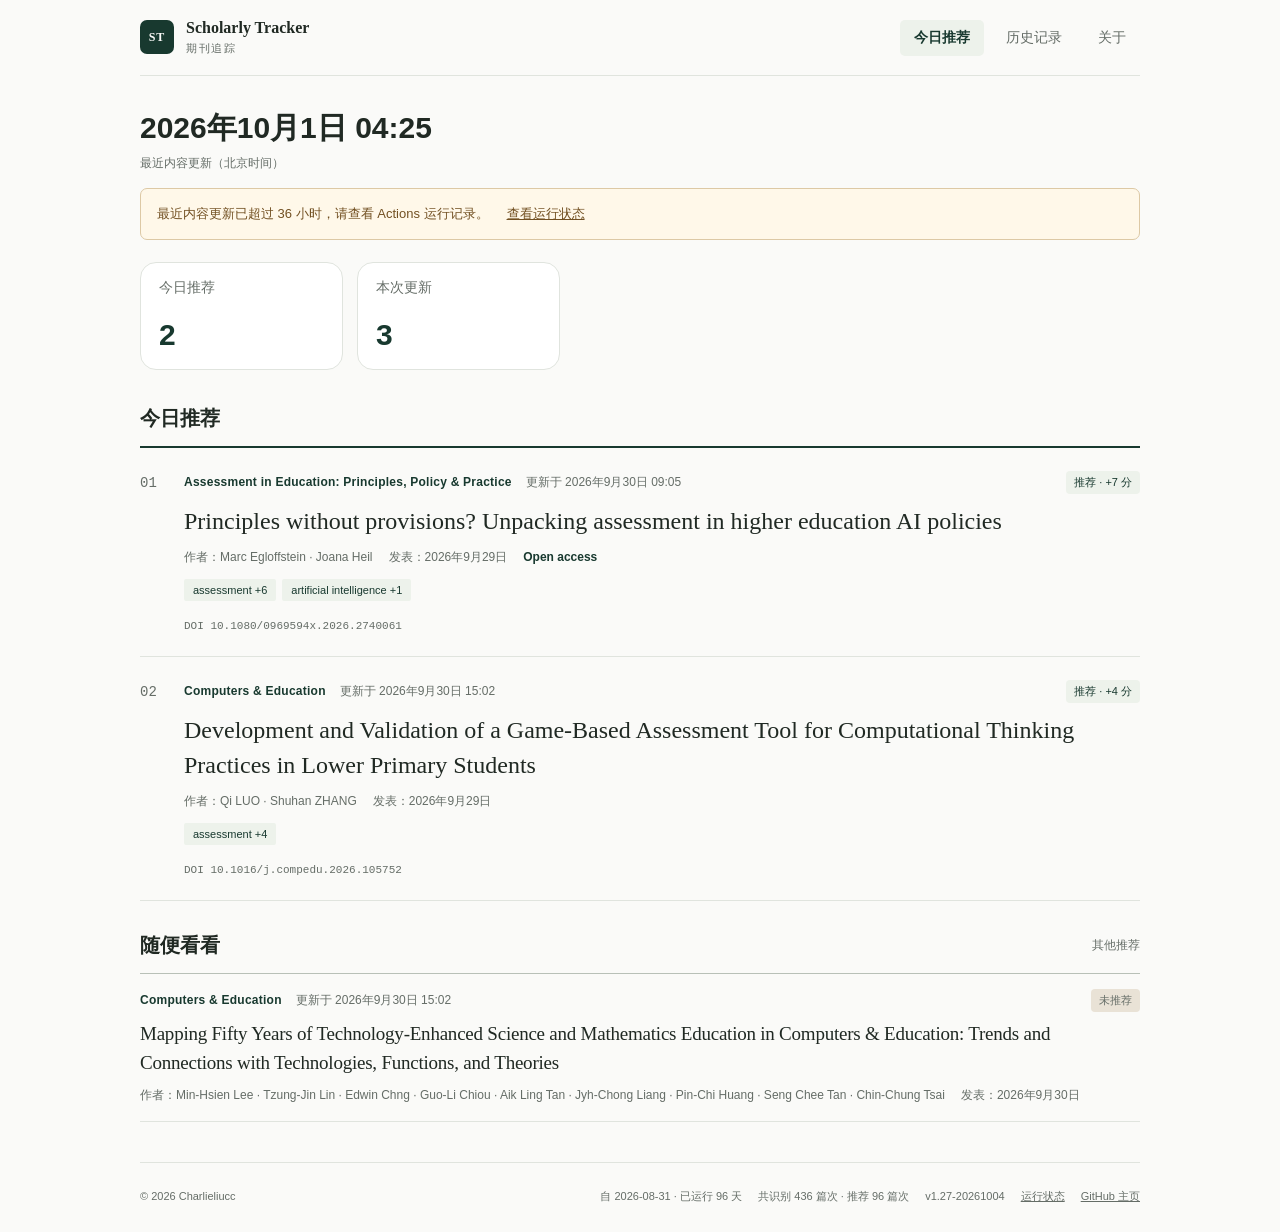
<file: docs/index.html>
<!doctype html>
<html lang="zh-CN">
<head>
  <meta charset="utf-8">
  <meta name="viewport" content="width=device-width, initial-scale=1">
  <meta name="description" content="按标签权重筛选的期刊论文每日推荐。">
  <meta name="theme-color" content="#fafaf8">
  <title>今日推荐 · Scholarly Tracker</title>
  <link rel="icon" href="favicon.ico" type="image/x-icon">
  <link rel="stylesheet" href="assets/style.css?v=1.27-20261004-2">
  <script src="assets/app.js?v=1.27-20261004-2" defer></script>
</head>
<body data-page="today">
  <header class="site-header">
    <a class="brand" href="index.html" aria-label="Scholarly Tracker 首页">
      <span class="brand-mark" aria-hidden="true">ST</span>
      <span><strong>Scholarly Tracker</strong><small>期刊追踪</small></span>
    </a>
    <nav aria-label="主导航">
      <a href="index.html" aria-current="page">今日推荐</a>
      <a href="history.html">历史记录</a>
      <a href="about.html">关于</a>
    </nav>
  </header>

  <main>
    <section class="today-header">
      <h1 id="today-label">读取中</h1>
      <p id="content-updated" class="content-updated"></p>
      <div id="update-notice" class="update-notice" role="status" hidden></div>
    </section>

    <section class="stat-cards" aria-label="今日摘要">
      <div class="stat-card"><span>今日推荐</span><strong id="recommend-count">—</strong></div>
      <div class="stat-card"><span>本次更新</span><strong id="new-count">—</strong></div>
    </section>

    <section class="content-section">
      <div class="section-heading">
        <div><h2>今日推荐</h2></div>
      </div>
      <div id="today-list" class="paper-list" aria-live="polite">
        <div class="loading">正在读取今日论文…</div>
      </div>
    </section>

    <section class="content-section compact">
      <div class="section-heading">
        <div><h2>随便看看</h2></div><p>其他推荐</p>
      </div>
      <div id="other-list" class="paper-list" aria-live="polite">
        <div class="loading">正在读取其他新论文…</div>
      </div>
    </section>
  </main>

  <footer class="site-footer">
    <span id="site-copyright">© 2026 Charlieliucc</span>
    <div class="site-footer-stats">
      <span id="site-runtime">自 2026-08-31 运行</span>
      <span id="site-paper-count" title="累计所有运行记录，包含同一天重跑。">累计识别与推荐统计读取中…</span>
      <span class="site-version">v1.27-20261004</span>
      <a href="status.html">运行状态</a>
      <a href="https://github.com/charlieliucc" target="_blank" rel="noopener noreferrer">GitHub 主页</a>
    </div>
  </footer>
</body>
</html>
</file>
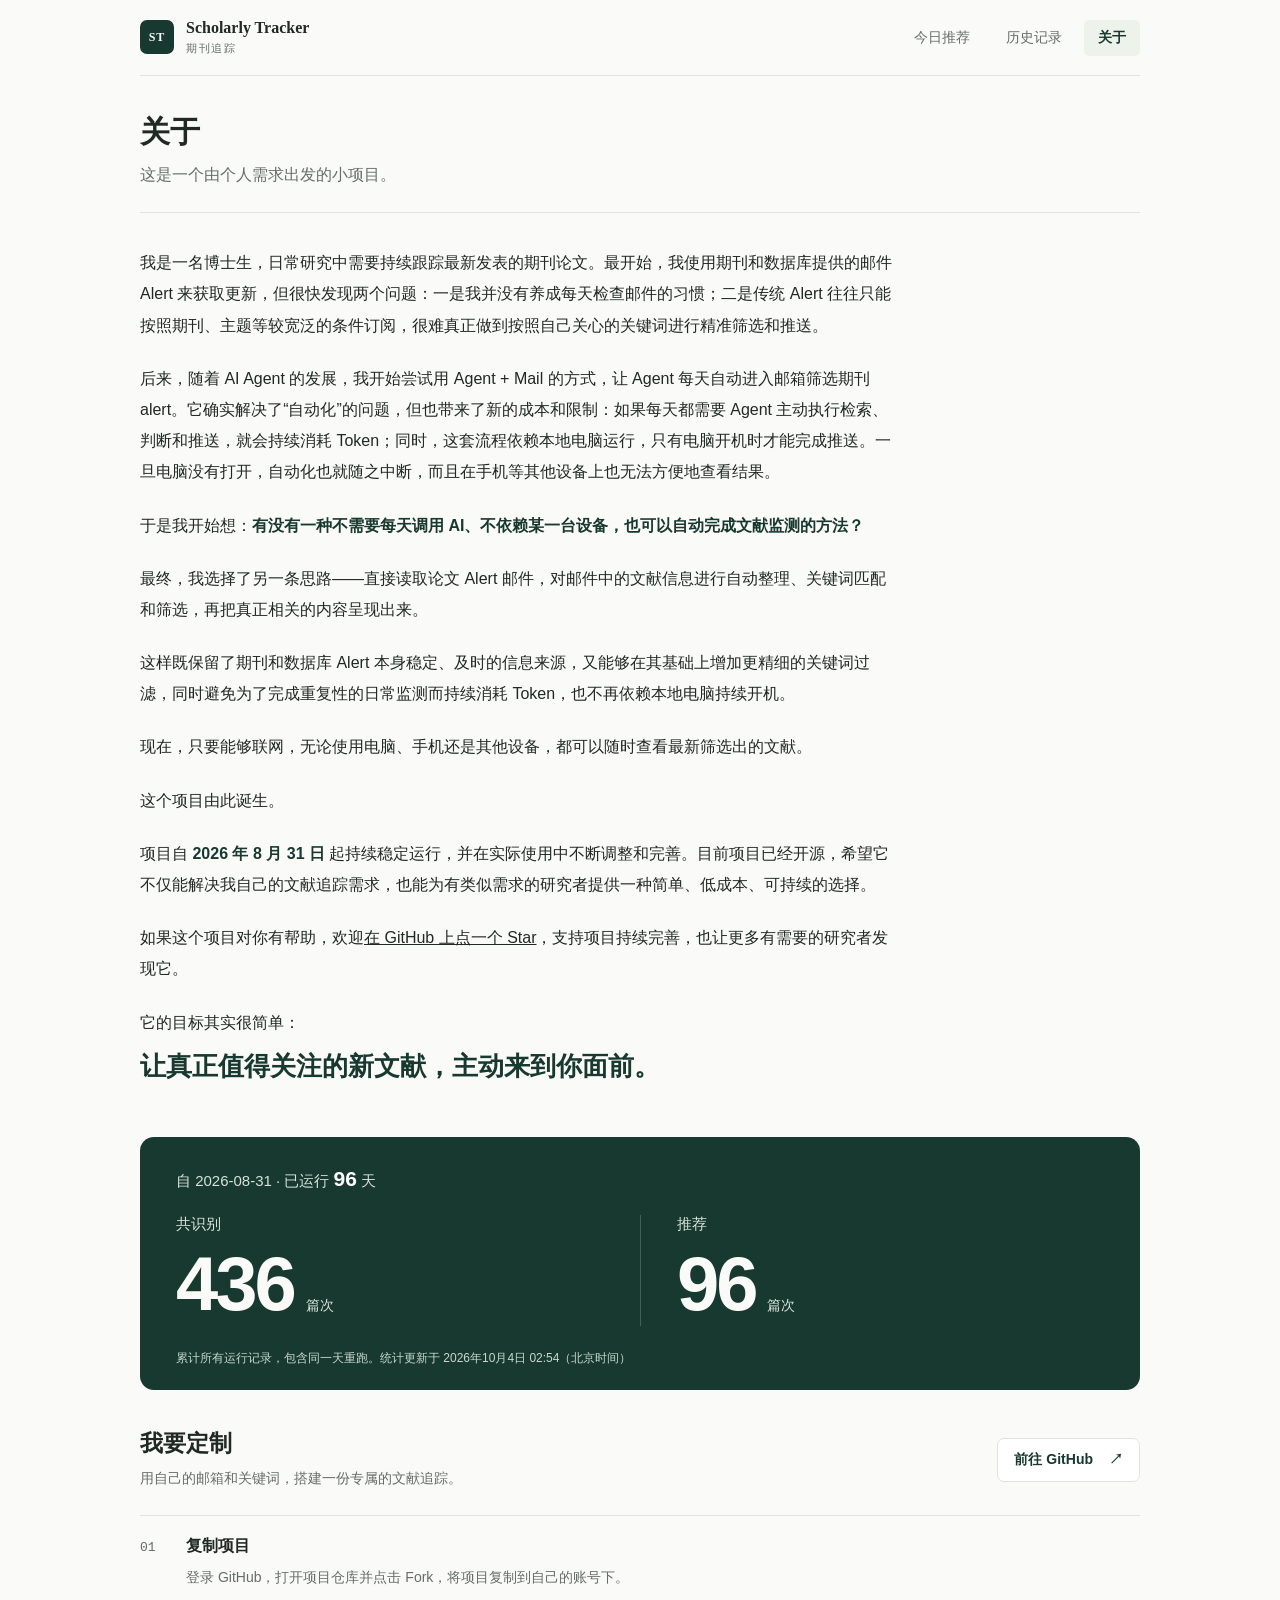
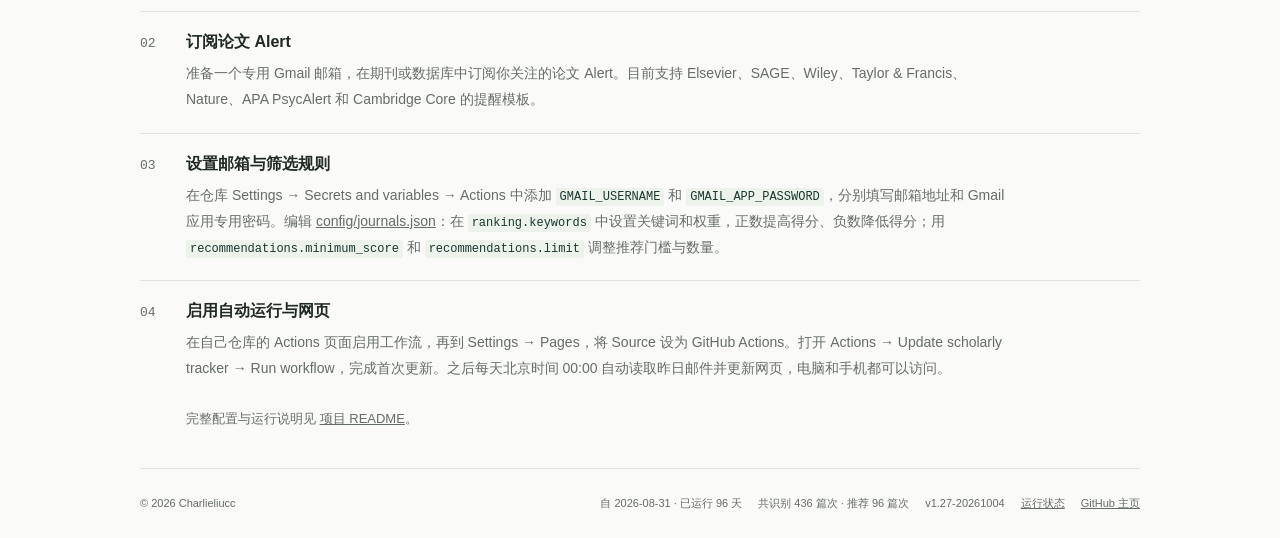
<file: docs/about.html>
<!doctype html>
<html lang="zh-CN">
<head>
  <meta charset="utf-8">
  <meta name="viewport" content="width=device-width, initial-scale=1">
  <meta name="description" content="一个由个人需求出发的文献追踪小项目，以及如何定制自己的文献监测。">
  <meta name="theme-color" content="#fafaf8">
  <title>关于 · Scholarly Tracker</title>
  <link rel="icon" href="favicon.ico" type="image/x-icon">
  <link rel="stylesheet" href="assets/style.css?v=1.27-20261004">
  <script src="assets/app.js?v=1.27-20261004" defer></script>
</head>
<body data-page="about">
  <header class="site-header">
    <a class="brand" href="index.html" aria-label="Scholarly Tracker 首页">
      <span class="brand-mark" aria-hidden="true">ST</span>
      <span><strong>Scholarly Tracker</strong><small>期刊追踪</small></span>
    </a>
    <nav aria-label="主导航">
      <a href="index.html">今日推荐</a>
      <a href="history.html">历史记录</a>
      <a href="about.html" aria-current="page">关于</a>
    </nav>
  </header>

  <main class="about-main">
    <section class="page-title about-title">
      <h1>关于</h1>
      <p>这是一个由个人需求出发的小项目。</p>
    </section>

    <article class="about-story" aria-label="项目缘起">
      <p>我是一名博士生，日常研究中需要持续跟踪最新发表的期刊论文。最开始，我使用期刊和数据库提供的邮件 Alert 来获取更新，但很快发现两个问题：一是我并没有养成每天检查邮件的习惯；二是传统 Alert 往往只能按照期刊、主题等较宽泛的条件订阅，很难真正做到按照自己关心的关键词进行精准筛选和推送。</p>
      <p>后来，随着 AI Agent 的发展，我开始尝试用 Agent + Mail 的方式，让 Agent 每天自动进入邮箱筛选期刊alert。它确实解决了“自动化”的问题，但也带来了新的成本和限制：如果每天都需要 Agent 主动执行检索、判断和推送，就会持续消耗 Token；同时，这套流程依赖本地电脑运行，只有电脑开机时才能完成推送。一旦电脑没有打开，自动化也就随之中断，而且在手机等其他设备上也无法方便地查看结果。</p>
      <p>于是我开始想：<strong>有没有一种不需要每天调用 AI、不依赖某一台设备，也可以自动完成文献监测的方法？</strong></p>
      <p>最终，我选择了另一条思路——直接读取论文 Alert 邮件，对邮件中的文献信息进行自动整理、关键词匹配和筛选，再把真正相关的内容呈现出来。</p>
      <p>这样既保留了期刊和数据库 Alert 本身稳定、及时的信息来源，又能够在其基础上增加更精细的关键词过滤，同时避免为了完成重复性的日常监测而持续消耗 Token，也不再依赖本地电脑持续开机。</p>
      <p>现在，只要能够联网，无论使用电脑、手机还是其他设备，都可以随时查看最新筛选出的文献。</p>
      <p>这个项目由此诞生。</p>
      <p>项目自 <strong>2026 年 8 月 31 日</strong> 起持续稳定运行，并在实际使用中不断调整和完善。目前项目已经开源，希望它不仅能解决我自己的文献追踪需求，也能为有类似需求的研究者提供一种简单、低成本、可持续的选择。</p>
      <p>如果这个项目对你有帮助，欢迎<a href="https://github.com/charlieliucc/scholarly-tracker" target="_blank" rel="noopener noreferrer">在 GitHub 上点一个 Star</a>，支持项目持续完善，也让更多有需要的研究者发现它。</p>
      <p class="about-goal">它的目标其实很简单：<strong>让真正值得关注的新文献，主动来到你面前。</strong></p>
    </article>

    <section class="about-stats" aria-label="项目累计统计">
      <p class="about-runtime">自 2026-08-31 · 已运行 <strong id="about-runtime-days">34</strong> 天</p>
      <div class="about-stat-grid">
        <div class="about-stat"><span>共识别</span><p><strong id="about-identified">436</strong><span>篇次</span></p></div>
        <div class="about-stat"><span>推荐</span><p><strong id="about-recommended">96</strong><span>篇次</span></p></div>
      </div>
      <p id="about-stats-note" class="about-stats-note">累计所有运行记录，包含同一天重跑。</p>
    </section>

    <section class="about-customize" aria-labelledby="customize-title">
      <div class="about-customize-heading">
        <div><h2 id="customize-title">我要定制</h2><p>用自己的邮箱和关键词，搭建一份专属的文献追踪。</p></div>
        <a class="customize-link" href="https://github.com/charlieliucc/scholarly-tracker" target="_blank" rel="noopener noreferrer">前往 GitHub <span aria-hidden="true">↗</span></a>
      </div>
      <ol class="customize-steps">
        <li><h3>复制项目</h3><p>登录 GitHub，打开项目仓库并点击 Fork，将项目复制到自己的账号下。</p></li>
        <li><h3>订阅论文 Alert</h3><p>准备一个专用 Gmail 邮箱，在期刊或数据库中订阅你关注的论文 Alert。目前支持 Elsevier、SAGE、Wiley、Taylor &amp; Francis、Nature、APA PsycAlert 和 Cambridge Core 的提醒模板。</p></li>
        <li><h3>设置邮箱与筛选规则</h3><p>在仓库 Settings → Secrets and variables → Actions 中添加 <code>GMAIL_USERNAME</code> 和 <code>GMAIL_APP_PASSWORD</code>，分别填写邮箱地址和 Gmail 应用专用密码。编辑 <a href="https://github.com/charlieliucc/scholarly-tracker/blob/main/config/journals.json" target="_blank" rel="noopener noreferrer">config/journals.json</a>：在 <code>ranking.keywords</code> 中设置关键词和权重，正数提高得分、负数降低得分；用 <code>recommendations.minimum_score</code> 和 <code>recommendations.limit</code> 调整推荐门槛与数量。</p></li>
        <li><h3>启用自动运行与网页</h3><p>在自己仓库的 Actions 页面启用工作流，再到 Settings → Pages，将 Source 设为 GitHub Actions。打开 Actions → Update scholarly tracker → Run workflow，完成首次更新。之后每天北京时间 00:00 自动读取昨日邮件并更新网页，电脑和手机都可以访问。</p></li>
      </ol>
      <p class="customize-more">完整配置与运行说明见 <a href="https://github.com/charlieliucc/scholarly-tracker#readme" target="_blank" rel="noopener noreferrer">项目 README</a>。</p>
    </section>
  </main>

  <footer class="site-footer">
    <span id="site-copyright">© 2026 Charlieliucc</span>
    <div class="site-footer-stats">
      <span id="site-runtime">自 2026-08-31 运行</span>
      <span id="site-paper-count" title="累计所有运行记录，包含同一天重跑。">累计识别与推荐统计读取中…</span>
      <span class="site-version">v1.27-20261004</span>
      <a href="status.html">运行状态</a>
      <a href="https://github.com/charlieliucc" target="_blank" rel="noopener noreferrer">GitHub 主页</a>
    </div>
  </footer>
</body>
</html>
</file>
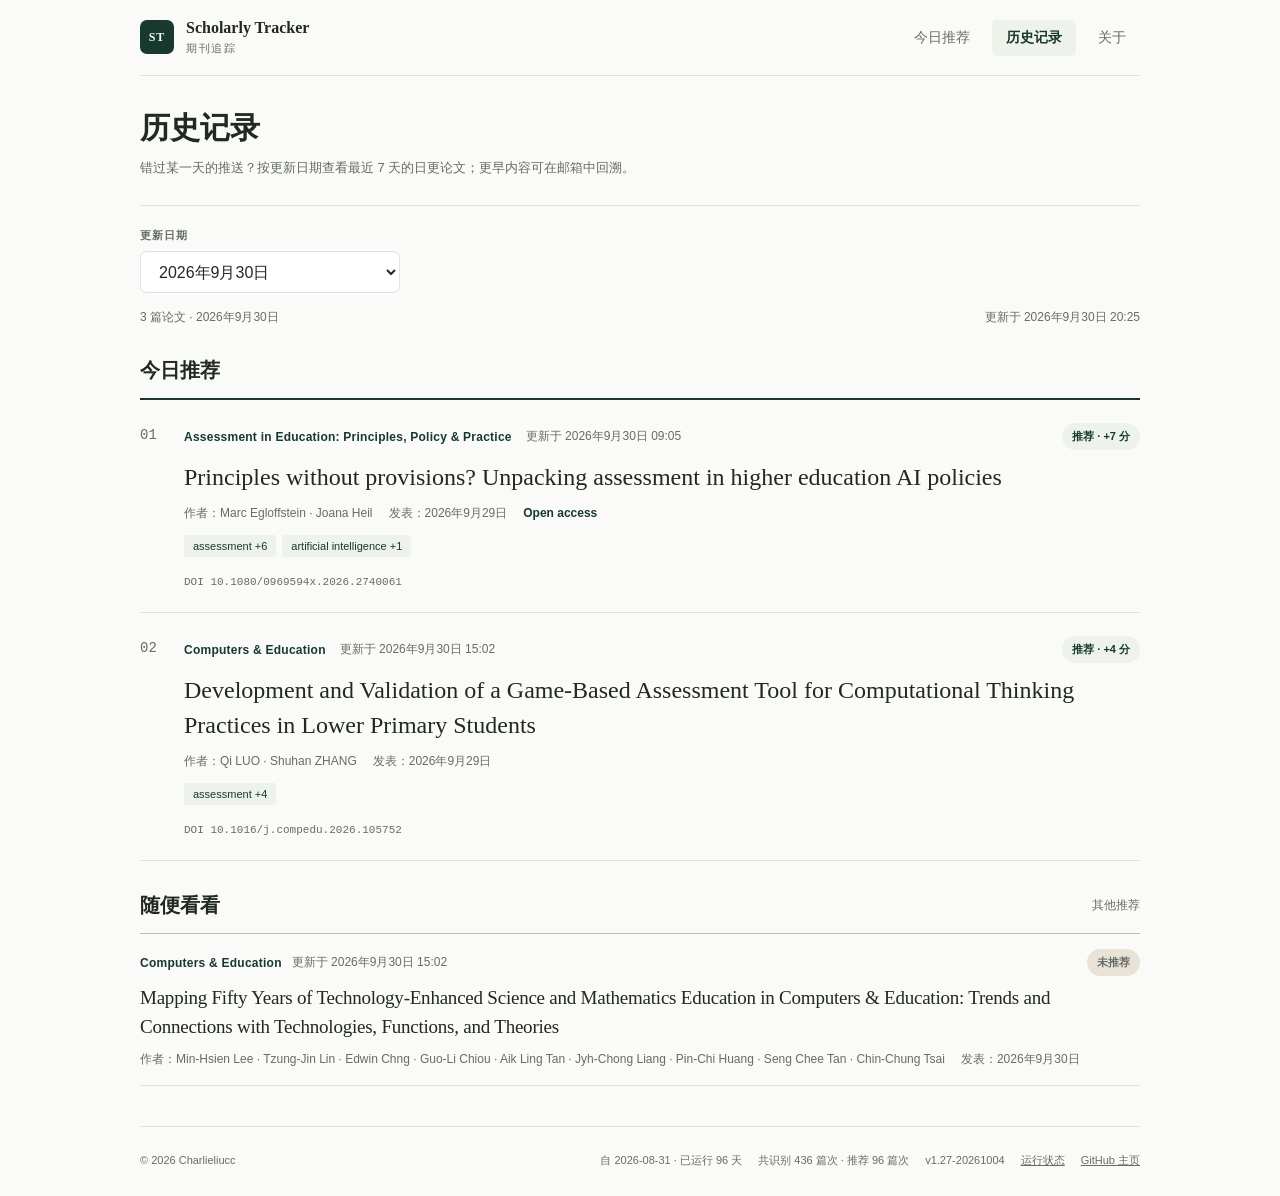
<file: docs/history.html>
<!doctype html>
<html lang="zh-CN">
<head>
  <meta charset="utf-8">
  <meta name="viewport" content="width=device-width, initial-scale=1">
  <meta name="description" content="Scholarly Tracker 的历史日更记录。">
  <meta name="theme-color" content="#fafaf8">
  <title>历史记录 · Scholarly Tracker</title>
  <link rel="icon" href="favicon.ico" type="image/x-icon">
  <link rel="stylesheet" href="assets/style.css?v=1.27-20261004">
  <script src="assets/app.js?v=1.27-20261004" defer></script>
</head>
<body data-page="history">
  <header class="site-header">
    <a class="brand" href="index.html" aria-label="Scholarly Tracker 首页">
      <span class="brand-mark" aria-hidden="true">ST</span>
      <span><strong>Scholarly Tracker</strong><small>期刊追踪</small></span>
    </a>
    <nav aria-label="主导航">
      <a href="index.html">今日推荐</a>
      <a href="history.html" aria-current="page">历史记录</a>
      <a href="about.html">关于</a>
    </nav>
  </header>

  <main>
    <section class="page-title">
      <h1>历史记录</h1>
      <p>错过某一天的推送？按更新日期查看最近 7 天的日更论文；更早内容可在邮箱中回溯。</p>
    </section>
    <section class="filters history-filters" aria-label="历史日期筛选">
      <label><span>更新日期</span><select id="history-date"></select></label>
    </section>
    <div class="result-meta"><span id="history-count">读取中…</span><span id="history-updated"></span></div>
    <section class="content-section history-section">
      <div class="section-heading">
        <div><h2>今日推荐</h2></div>
      </div>
      <div id="history-recommended-list" class="paper-list" aria-live="polite"><div class="loading">正在读取历史记录…</div></div>
    </section>
    <section class="content-section compact">
      <div class="section-heading">
        <div><h2>随便看看</h2></div><p>其他推荐</p>
      </div>
      <div id="history-other-list" class="paper-list" aria-live="polite"><div class="loading">正在读取历史记录…</div></div>
    </section>
  </main>

  <footer class="site-footer">
    <span id="site-copyright">© 2026 Charlieliucc</span>
    <div class="site-footer-stats">
      <span id="site-runtime">自 2026-08-31 运行</span>
      <span id="site-paper-count" title="累计所有运行记录，包含同一天重跑。">累计识别与推荐统计读取中…</span>
      <span class="site-version">v1.27-20261004</span>
      <a href="status.html">运行状态</a>
      <a href="https://github.com/charlieliucc" target="_blank" rel="noopener noreferrer">GitHub 主页</a>
    </div>
  </footer>
</body>
</html>
</file>
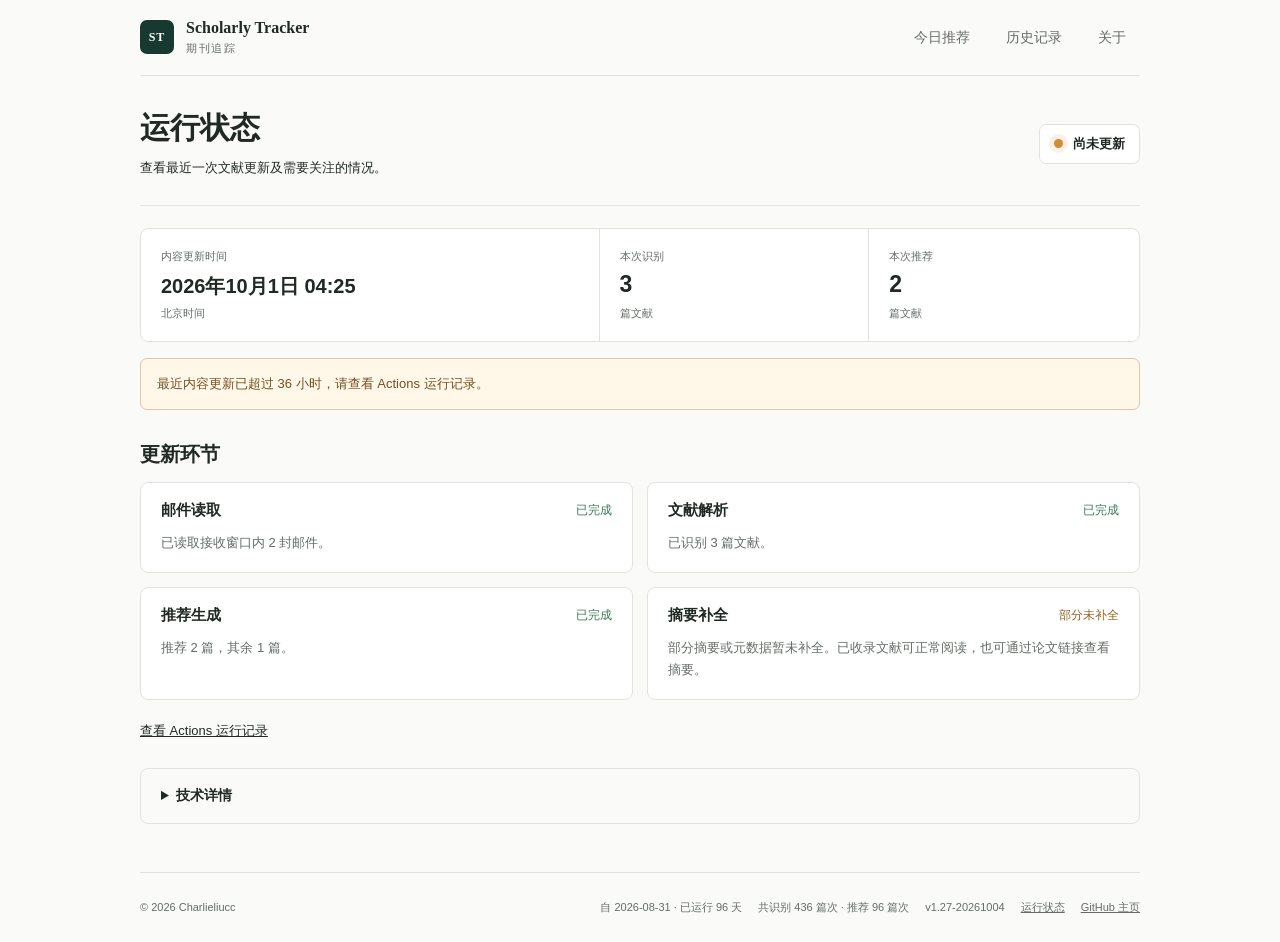
<file: docs/status.html>
<!doctype html>
<html lang="zh-CN">
<head>
  <meta charset="utf-8">
  <meta name="viewport" content="width=device-width, initial-scale=1">
  <meta name="description" content="Scholarly Tracker 自动更新运行状态。">
  <meta name="theme-color" content="#fafaf8">
  <title>运行状态 · Scholarly Tracker</title>
  <link rel="icon" href="favicon.ico" type="image/x-icon">
  <link rel="stylesheet" href="assets/style.css?v=1.27-20261004">
  <script src="assets/app.js?v=1.27-20261004" defer></script>
</head>
<body data-page="status">
  <header class="site-header">
    <a class="brand" href="index.html" aria-label="Scholarly Tracker 首页">
      <span class="brand-mark" aria-hidden="true">ST</span>
      <span><strong>Scholarly Tracker</strong><small>期刊追踪</small></span>
    </a>
    <nav aria-label="主导航">
      <a href="index.html">今日推荐</a>
      <a href="history.html">历史记录</a>
      <a href="about.html">关于</a>
    </nav>
  </header>

  <main>
    <section class="page-title status-title">
      <div><h1>运行状态</h1><p>查看最近一次文献更新及需要关注的情况。</p></div>
      <div id="overall-status" class="status-orb pending"><span></span><strong>读取中</strong></div>
    </section>
    <section id="status-summary" class="status-summary" aria-live="polite"></section>
    <div id="status-notices" aria-live="polite"></div>
    <section class="content-section compact">
      <div class="section-heading"><div><h2>更新环节</h2></div></div>
      <div id="update-stages" class="update-stage-grid"><div class="loading">正在读取运行记录…</div></div>
    </section>
    <section id="mail-issues" class="content-section compact" hidden>
      <div class="section-heading"><div><h2>需要核查的邮件</h2></div></div>
      <div id="mail-issue-list" class="mail-issue-list"></div>
    </section>
    <div id="status-actions" class="status-actions"></div>
    <details class="technical-details">
      <summary>技术详情</summary>
      <p id="run-details" class="run-details"></p>
      <p class="run-details">此页展示最后发布的运行记录；后续任务是否失败或尚未完成，请查看 Actions。</p>
      <section class="content-section compact">
        <div class="section-heading"><div><h2>邮件统计</h2></div></div>
        <div id="feed-status" class="feed-grid"></div>
      </section>
      <section class="content-section compact">
        <div class="section-heading"><div><h2>解析与补全统计</h2></div></div>
        <div id="crossref-status" class="crossref-panel"></div>
      </section>
      <aside class="manual-note">
        <span aria-hidden="true">↻</span>
        <div><strong>需要手动重新运行？</strong><p>仓库维护者可在 Actions 页面打开 “Update scholarly tracker”，点击 “Run workflow”。</p></div>
      </aside>
    </details>
  </main>

  <footer class="site-footer">
    <span id="site-copyright">© 2026 Charlieliucc</span>
    <div class="site-footer-stats">
      <span id="site-runtime">自 2026-08-31 运行</span>
      <span id="site-paper-count" title="累计所有运行记录，包含同一天重跑。">累计识别与推荐统计读取中…</span>
      <span class="site-version">v1.27-20261004</span>
      <a href="status.html" aria-current="page">运行状态</a>
      <a href="https://github.com/charlieliucc" target="_blank" rel="noopener noreferrer">GitHub 主页</a>
    </div>
  </footer>
</body>
</html>
</file>
<file: docs/assets/style.css>
:root {
  --ink: #17221e;
  --muted: #65716b;
  --paper: #f4f0e8;
  --paper-deep: #e9e2d6;
  --card: #fbf9f4;
  --green: #18392f;
  --green-soft: #dbe5dc;
  --orange: #d46b45;
  --line: rgba(23, 34, 30, 0.15);
  --shadow: 0 18px 50px rgba(43, 49, 40, 0.08);
}

* { box-sizing: border-box; }
html { color-scheme: light; scroll-behavior: smooth; }
body {
  margin: 0;
  color: var(--ink);
  background:
    radial-gradient(circle at 92% 10%, rgba(212, 107, 69, 0.09), transparent 28rem),
    var(--paper);
  font-family: -apple-system, BlinkMacSystemFont, "Segoe UI", "PingFang SC", "Hiragino Sans GB", sans-serif;
  -webkit-font-smoothing: antialiased;
}
a { color: inherit; }
button, input, select { font: inherit; }

.site-header {
  width: min(1180px, calc(100% - 48px));
  margin: 0 auto;
  min-height: 92px;
  display: flex;
  align-items: center;
  justify-content: space-between;
  border-bottom: 1px solid var(--line);
}
.brand { display: flex; align-items: center; gap: 12px; text-decoration: none; }
.brand-mark {
  width: 42px; height: 42px; display: grid; place-items: center;
  border-radius: 50%; background: var(--green); color: var(--paper);
  font: 700 12px/1 Georgia, serif; letter-spacing: 0.08em;
}
.brand > span:last-child { display: grid; }
.brand strong { font: 600 16px/1.15 Georgia, "Songti SC", serif; }
.brand small { color: var(--muted); font-size: 11px; margin-top: 4px; letter-spacing: 0.15em; }
nav { display: flex; justify-content: flex-end; flex-wrap: wrap; gap: 8px; }
nav a {
  padding: 9px 14px; border-radius: 999px; text-decoration: none;
  color: var(--muted); font-size: 14px; transition: 160ms ease;
}
nav a:hover { color: var(--ink); background: rgba(255,255,255,0.5); }
nav a[aria-current="page"] { color: var(--paper); background: var(--green); }

main { width: min(1180px, calc(100% - 48px)); margin: 0 auto; min-height: calc(100vh - 180px); }
.today-header { padding: 56px 0 28px; border-bottom: 1px solid var(--line); }
.eyebrow { margin: 0 0 13px; color: var(--orange); font-size: 11px; font-weight: 750; letter-spacing: 0.18em; }
.today-header h1 { margin: 0; font: 500 clamp(34px, 5vw, 58px)/1.1 Georgia, "Songti SC", serif; letter-spacing: -0.035em; }

.stat-cards { display: grid; grid-template-columns: repeat(3, minmax(0, 1fr)); gap: 18px; margin-top: 30px; max-width: 860px; }
.stat-card { position: relative; min-height: 104px; padding: 16px 20px; display: flex; flex-direction: column; justify-content: space-between; overflow: hidden; border: 1px solid var(--line); border-radius: 18px; background: var(--card); box-shadow: 0 14px 34px rgba(43, 49, 40, 0.07); transition: transform 160ms ease, box-shadow 160ms ease; }
.stat-card::after { content: ""; position: absolute; inset: 0 auto 0 0; width: 4px; background: linear-gradient(var(--orange), var(--green)); opacity: 0.75; }
.stat-card:hover { transform: translateY(-3px); box-shadow: 0 20px 40px rgba(43, 49, 40, 0.12); }
.stat-card span { color: var(--muted); font-size: 12px; font-weight: 650; letter-spacing: 0.08em; }
.stat-card strong { font: 500 30px/1.1 Georgia, "Songti SC", serif; overflow-wrap: anywhere; }

.content-section { padding: 64px 0 32px; }
.content-section.compact { padding-top: 38px; }
.section-heading { margin-bottom: 28px; display: flex; justify-content: space-between; align-items: end; gap: 30px; }
.section-heading h2 { margin: 0; font: 500 36px/1.1 Georgia, "Songti SC", serif; }
.section-heading > p { max-width: 420px; margin: 0; color: var(--muted); font-size: 13px; line-height: 1.7; }

.paper-list { border-top: 1px solid var(--ink); }
.today-paper-card { display: grid; grid-template-columns: 48px 1fr; gap: 18px; padding: 24px 0; border-bottom: 1px solid var(--line); }
.today-paper-body { min-width: 0; }
.today-paper-top, .other-paper-head { display: flex; align-items: center; justify-content: space-between; gap: 16px; flex-wrap: wrap; }
.today-paper-meta { display: flex; align-items: center; flex-wrap: wrap; gap: 14px; color: var(--muted); font-size: 12px; }
.update-time { color: var(--muted); }
.recommendation-badge, .not-recommended { flex: 0 0 auto; padding: 6px 10px; border-radius: 999px; background: var(--green-soft); color: var(--green); font-size: 11px; font-weight: 750; }
.not-recommended { background: var(--paper-deep); color: var(--muted); }
.today-paper-card h3 { max-width: 940px; margin: 10px 0 0; font: 500 clamp(21px, 2.4vw, 29px)/1.3 Georgia, "Songti SC", serif; letter-spacing: -0.018em; }
.today-paper-card h3 a, .other-paper-row h3 a { text-decoration: none; background-image: linear-gradient(var(--orange), var(--orange)); background-size: 0 1px; background-position: 0 100%; background-repeat: no-repeat; transition: background-size 220ms ease; }
.today-paper-card h3 a:hover, .other-paper-row h3 a:hover { background-size: 100% 1px; }
.today-paper-info { display: flex; flex-wrap: wrap; gap: 8px 16px; margin-top: 9px; color: var(--muted); font-size: 12px; line-height: 1.6; overflow-wrap: anywhere; }
.today-open-access { color: var(--green); font-weight: 600; }
.today-details { margin-top: 12px; color: var(--muted); font-size: 12px; }
.today-details summary { width: max-content; cursor: pointer; color: var(--green); }
.today-details-content { display: grid; gap: 12px; padding-top: 12px; }
.today-detail-meta { display: flex; flex-wrap: wrap; gap: 10px 16px; line-height: 1.6; }
.today-abstract { max-width: 850px; margin: 0; line-height: 1.75; }
.paper-card { display: grid; grid-template-columns: 64px 1fr; gap: 22px; padding: 34px 0; border-bottom: 1px solid var(--line); }
.other-paper-row { padding: 15px 0; border-bottom: 1px solid var(--line); }
.other-paper-row .today-paper-meta { gap: 10px; }
.other-paper-row h3 { margin: 8px 0 5px; font: 500 clamp(18px, 2vw, 23px)/1.4 Georgia, "Songti SC", serif; letter-spacing: -0.012em; }
.paper-rank { padding-top: 2px; color: var(--orange); font: italic 18px/1 Georgia, serif; }
.paper-meta { display: flex; flex-wrap: wrap; gap: 12px; align-items: center; color: var(--muted); font-size: 12px; }
.journal-label { color: var(--green); font-weight: 700; letter-spacing: 0.02em; }
.published::before { content: "·"; margin-right: 12px; }
.paper-card h3 { max-width: 940px; margin: 11px 0 10px; font: 500 clamp(21px, 2.5vw, 29px)/1.35 Georgia, "Songti SC", serif; letter-spacing: -0.018em; }
.paper-card h3 a { text-decoration: none; background-image: linear-gradient(var(--orange), var(--orange)); background-size: 0 1px; background-position: 0 100%; background-repeat: no-repeat; transition: background-size 220ms ease; }
.paper-card h3 a:hover { background-size: 100% 1px; }
.authors { margin: 0; color: var(--muted); font-size: 13px; line-height: 1.6; }
.abstract { margin: 16px 0 0; color: var(--muted); font-size: 13px; }
.abstract summary { width: max-content; cursor: pointer; color: var(--green); }
.abstract p { max-width: 850px; margin: 12px 0 0; line-height: 1.75; }
.tag-list { display: flex; flex-wrap: wrap; gap: 6px; margin-top: 12px; }
.tag-list span { padding: 5px 9px; border-radius: 2px; background: var(--green-soft); color: var(--green); font-size: 11px; }
.tag-list span.negative { background: #f0ded7; color: #8b3d25; }
.paper-actions { margin-top: 18px; display: flex; align-items: center; gap: 12px; }
.doi-link { max-width: min(100%, 480px); overflow: hidden; text-overflow: ellipsis; white-space: nowrap; color: var(--muted); font: 11px/1.3 ui-monospace, SFMono-Regular, Menlo, monospace; text-decoration: none; }
.doi-link:hover { color: var(--orange); }
.score { margin-left: auto; min-width: 60px; padding: 7px 10px; border-radius: 999px; text-align: center; color: var(--green); background: var(--green-soft); font-size: 12px; font-weight: 750; }
.score.negative { color: #8b3d25; background: #f0ded7; }

.page-title { padding: 80px 0 54px; border-bottom: 1px solid var(--line); }
.page-title h1 { margin: 0; font: 500 clamp(48px, 7vw, 86px)/1.05 Georgia, "Songti SC", serif; letter-spacing: -0.045em; font-size: clamp(50px, 7vw, 78px); }
.page-title > p:last-child { max-width: 600px; margin: 22px 0 0; color: var(--muted); line-height: 1.7; }
.filters { display: grid; grid-template-columns: 1fr 260px 190px; gap: 16px; padding: 28px 0; }
.filters label { display: grid; gap: 8px; }
.filters label > span { color: var(--muted); font-size: 11px; font-weight: 700; letter-spacing: 0.08em; }
.filters input, .filters select { width: 100%; min-height: 48px; padding: 0 14px; border: 1px solid var(--line); border-radius: 2px; outline: none; background: var(--card); color: var(--ink); }
.filters input:focus, .filters select:focus { border-color: var(--green); box-shadow: 0 0 0 3px rgba(24,57,47,0.1); }
.history-filters { grid-template-columns: 260px; }
.history-section { padding-top: 34px; }
.result-meta { padding: 0 0 18px; display: flex; justify-content: space-between; color: var(--muted); font-size: 12px; }

.status-title { display: flex; justify-content: space-between; align-items: center; }
.status-orb { min-width: 152px; padding: 14px 20px; display: flex; align-items: center; gap: 10px; border: 1px solid var(--line); border-radius: 999px; background: var(--card); }
.status-orb span, .status-dot { width: 9px; height: 9px; flex: 0 0 9px; border-radius: 50%; background: #9c9c94; box-shadow: 0 0 0 5px rgba(156,156,148,0.12); }
.status-orb.success span, .feed-card.ok .status-dot { background: #3a8561; box-shadow: 0 0 0 5px rgba(58,133,97,0.12); }
.status-orb.partial span, .status-orb.stale span { background: #d38b34; box-shadow: 0 0 0 5px rgba(211,139,52,0.12); }
.status-orb.error span, .feed-card.error .status-dot { background: #b44737; box-shadow: 0 0 0 5px rgba(180,71,55,0.12); }
.feed-card.fallback .status-dot { background: #d38b34; box-shadow: 0 0 0 5px rgba(211,139,52,0.12); }
.status-orb strong { font-size: 13px; }
.status-summary { display: grid; grid-template-columns: repeat(4, 1fr); margin-top: 36px; border: 1px solid var(--line); background: var(--card); box-shadow: var(--shadow); }
.status-metric { min-height: 128px; padding: 24px; display: flex; flex-direction: column; border-right: 1px solid var(--line); }
.status-metric:last-child { border-right: 0; }
.status-metric > span { color: var(--muted); font-size: 11px; }
.status-metric strong { margin: auto 0 8px; font: 500 25px/1.1 Georgia, "Songti SC", serif; overflow-wrap: anywhere; }
.status-metric small { color: var(--muted); font-size: 11px; }
.feed-grid { display: grid; grid-template-columns: repeat(3, 1fr); gap: 16px; }
.feed-card { min-height: 150px; padding: 24px; border: 1px solid var(--line); border-radius: 3px; background: var(--card); }
.feed-head { display: flex; align-items: center; gap: 12px; }
.feed-head strong { font: 500 17px/1.3 Georgia, "Songti SC", serif; }
.feed-card p { min-height: 38px; margin: 18px 0; color: var(--muted); font-size: 12px; line-height: 1.5; }
.feed-card small { color: var(--muted); }
.crossref-panel { display: grid; grid-template-columns: repeat(4, 1fr); border: 1px solid var(--line); background: rgba(251,249,244,0.55); }
.manual-note { margin: 58px 0 76px; padding: 28px 30px; display: flex; gap: 20px; align-items: center; border-left: 3px solid var(--orange); background: var(--paper-deep); }
.manual-note > span { font: 40px/1 Georgia, serif; color: var(--orange); }
.manual-note strong { font: 500 18px/1 Georgia, "Songti SC", serif; }
.manual-note p { margin: 7px 0 0; color: var(--muted); font-size: 13px; line-height: 1.6; }

.loading { padding: 60px 10px; color: var(--muted); text-align: center; }
.empty-state { padding: 70px 20px; display: flex; flex-direction: column; align-items: center; text-align: center; }
.empty-state .empty-mark { margin-bottom: 15px; color: var(--orange); font: 40px/1 Georgia, serif; }
.empty-state strong { font: 500 22px/1.3 Georgia, "Songti SC", serif; }
.empty-state p { max-width: 560px; margin: 12px 0 0; color: var(--muted); font-size: 13px; line-height: 1.7; }

footer { width: min(1180px, calc(100% - 48px)); margin: 0 auto; min-height: 88px; display: flex; align-items: center; justify-content: space-between; border-top: 1px solid var(--line); color: var(--muted); font-size: 11px; letter-spacing: 0.08em; }
.site-footer { gap: 4px 16px; padding: 14px 0; line-height: 1.8; }
.site-footer-stats { display: contents; }
#site-copyright { margin-right: auto; }
.site-footer { flex-wrap: wrap; }
.site-version { font-variant-numeric: tabular-nums; white-space: nowrap; }
.content-updated { margin: 8px 0 0; color: var(--muted); font-size: 12px; }
.update-notice { margin: 16px 0 0; padding: 14px 16px; display: flex; flex-wrap: wrap; gap: 8px 18px; border: 1px solid #ddc9a5; border-radius: 7px; background: #fff8e9; color: #725022; font-size: 13px; line-height: 1.7; }
.update-notice.error { border-color: #e0beb7; background: #fff1ed; color: #893f33; }
.update-notice[hidden], #mail-issues[hidden] { display: none; }
.update-stage-grid { display: grid; grid-template-columns: repeat(2, minmax(0, 1fr)); gap: 14px; }
.update-stage { padding: 18px 20px; border: 1px solid var(--line); border-radius: 8px; background: var(--card); }
.update-stage-head { display: flex; justify-content: space-between; align-items: center; gap: 12px; }
.update-stage h3 { margin: 0; font-size: 15px; font-weight: 600; }
.stage-result { color: var(--muted); font-size: 12px; white-space: nowrap; }
.update-stage.success .stage-result { color: #367955; }
.update-stage.warning .stage-result { color: #95631f; }
.update-stage.error .stage-result { color: #a24231; }
.update-stage p { margin: 12px 0 0; color: var(--muted); font-size: 13px; line-height: 1.7; }
.status-actions { margin: 22px 0; display: flex; flex-wrap: wrap; align-items: center; gap: 8px 16px; font-size: 13px; }
.status-actions small { color: var(--muted); }
.technical-details { margin: 28px 0 48px; padding: 18px 20px; border: 1px solid var(--line); border-radius: 8px; }
.technical-details > summary { cursor: pointer; color: var(--ink); font-size: 14px; font-weight: 600; }
.run-details { color: var(--muted); font-size: 12px; line-height: 1.8; overflow-wrap: anywhere; }
.mail-issue-list { display: grid; gap: 10px; }
.mail-issue { margin: 0; padding: 16px 18px; border: 1px solid #ddc9a5; border-radius: 7px; background: #fff8e9; font-size: 13px; overflow-wrap: anywhere; }
.mail-issue strong { font-weight: 600; }
.mail-issue p { margin: 6px 0 0; color: var(--muted); line-height: 1.7; }
body[data-page="status"] .status-summary { grid-template-columns: 1.7fr 1fr 1fr; }
body[data-page="status"] .status-summary .status-metric:first-child strong { font-size: 20px; }
body[data-page="status"] .technical-details .feed-grid { grid-template-columns: 1fr; }
.technical-details .feed-card p, .technical-details .feed-card small { overflow-wrap: anywhere; }
@media (max-width: 560px) {
  .update-stage-grid { grid-template-columns: 1fr; }
  body[data-page="status"] .status-summary { grid-template-columns: repeat(2, minmax(0, 1fr)); }
  body[data-page="status"] .status-summary .status-metric:first-child { grid-column: 1 / -1; border-right: 0; border-bottom: 1px solid var(--line); }
  body[data-page="status"] .status-summary .status-metric:nth-child(2) { border-right: 1px solid var(--line); border-bottom: 0; }
  .technical-details { padding: 16px; }
}

@media (max-width: 820px) {
  .site-header { width: min(100% - 28px, 1180px); min-height: 78px; align-items: flex-start; padding: 16px 0; gap: 18px; }
  .brand small { display: none; }
  nav { gap: 2px; }
  nav a { padding: 9px 8px; font-size: 12px; }
  main, footer { width: min(100% - 28px, 1180px); }
  .today-header { padding: 42px 0 24px; }
  .stat-cards { grid-template-columns: repeat(3, minmax(0, 1fr)); }
  .status-summary, .crossref-panel { grid-template-columns: repeat(2, 1fr); }
  .status-metric:nth-child(2) { border-right: 0; }
  .status-metric:nth-child(-n+2) { border-bottom: 1px solid var(--line); }
  .filters { grid-template-columns: 1fr 1fr; }
  .feed-grid { grid-template-columns: 1fr; }
  .status-title { align-items: flex-start; gap: 28px; }
}

@media (max-width: 560px) {
  .brand > span:last-child { display: none; }
  .brand-mark { width: 36px; height: 36px; }
  .site-header { align-items: center; }
  .stat-cards { grid-template-columns: repeat(3, minmax(0, 1fr)); gap: 10px; margin-top: 22px; }
  .stat-card { min-height: 0; padding: 14px; }
  .stat-card strong { font-size: 24px; }
  .content-section { padding-top: 52px; }
  .section-heading { display: block; }
  .section-heading > p { margin-top: 14px; }
  .today-paper-card { grid-template-columns: 30px 1fr; gap: 8px; padding: 20px 0; }
  .today-paper-card h3 { font-size: 19px; line-height: 1.38; overflow-wrap: anywhere; }
  .today-paper-info { gap: 5px 12px; line-height: 1.45; }
  .today-paper-top, .other-paper-head { align-items: flex-start; gap: 10px; }
  .today-paper-meta { gap: 7px 10px; line-height: 1.45; }
  .recommendation-badge, .not-recommended { padding: 5px 8px; }
  .paper-card { grid-template-columns: 34px 1fr; gap: 8px; padding: 28px 0; }
  .other-paper-row { padding: 17px 0; }
  .other-paper-row h3 { font-size: 18px; line-height: 1.42; overflow-wrap: anywhere; }
  .paper-rank { font-size: 14px; }
  .paper-actions { align-items: flex-end; }
  .doi-link { max-width: 65%; }
  .page-title { padding: 54px 0 38px; }
  .filters { grid-template-columns: 1fr; }
  .result-meta { gap: 15px; }
  .status-title { display: block; }
  .status-orb { width: max-content; margin-top: 26px; }
  .status-summary, .crossref-panel { grid-template-columns: 1fr; }
  .status-metric { border-right: 0; border-bottom: 1px solid var(--line); }
  .status-metric:last-child { border-bottom: 0; }
  .status-metric:nth-child(2) { border-bottom: 1px solid var(--line); }
  footer { min-height: 74px; gap: 20px; }
  footer span:last-child { text-align: right; }
  .site-footer { flex-direction: row; align-items: center; justify-content: flex-start; gap: 4px 12px; }
  #site-copyright { margin-right: 0; }
  .site-footer .site-version { order: 1; }
  #site-runtime { order: 2; }
  #site-paper-count { order: 3; }
  .site-footer-stats a { order: 4; }
  .site-footer span:last-child { text-align: left; }
}

@media (prefers-reduced-motion: reduce) {
  *, *::before, *::after { scroll-behavior: auto !important; transition: none !important; }
}

/* Compact daily bulletin shared by all pages. */
body:is([data-page="today"], [data-page="history"], [data-page="status"], [data-page="about"]) {
  --paper: #fafaf8;
  --card: #ffffff;
  --ink: #202923;
  --muted: #656d67;
  --line: #e0e4de;
  --green-soft: #edf2eb;
  background: var(--paper);
}
body:is([data-page="today"], [data-page="history"], [data-page="status"], [data-page="about"]) .site-header,
body:is([data-page="today"], [data-page="history"], [data-page="status"], [data-page="about"]) main,
body:is([data-page="today"], [data-page="history"], [data-page="status"], [data-page="about"]) footer { width: min(1000px, calc(100% - 48px)); }
body:is([data-page="today"], [data-page="history"], [data-page="status"], [data-page="about"]) .site-header { min-height: 76px; }
body:is([data-page="today"], [data-page="history"], [data-page="status"], [data-page="about"]) .brand-mark { width: 34px; height: 34px; border-radius: 7px; }
body:is([data-page="today"], [data-page="history"], [data-page="status"], [data-page="about"]) nav a { border-radius: 5px; }
body:is([data-page="today"], [data-page="history"], [data-page="status"], [data-page="about"]) nav a[aria-current="page"] { background: var(--green-soft); color: var(--green); font-weight: 600; }
body[data-page="today"] .today-header { padding: 32px 0 0; border: 0; }
body[data-page="today"] .today-header h1 { font: 650 30px/1.3 -apple-system, BlinkMacSystemFont, "PingFang SC", sans-serif; letter-spacing: 0; }
body[data-page="today"] .stat-cards { grid-template-columns: repeat(2, minmax(0, 1fr)); max-width: 420px; margin-top: 22px; gap: 14px; }
body[data-page="today"] .stat-card { min-height: 108px; padding: 16px 18px; border-radius: 16px; flex-direction: column; align-items: flex-start; justify-content: space-between; box-shadow: none; transition: none; }
body[data-page="today"] .stat-card::after { display: none; }
body[data-page="today"] .stat-card:hover { transform: none; box-shadow: none; }
body[data-page="today"] .stat-card span { font-size: 14px; letter-spacing: 0; font-weight: 500; }
body[data-page="today"] .stat-card strong { color: var(--green); font: 600 30px/1.2 -apple-system, BlinkMacSystemFont, sans-serif; font-variant-numeric: tabular-nums; }
body[data-page="today"] .content-section { padding: 34px 0 0; }
body[data-page="today"] .content-section.compact { padding: 30px 0 40px; }
body[data-page="today"] .section-heading { display: flex; align-items: center; margin-bottom: 14px; gap: 16px; }
body[data-page="today"] .section-heading h2 { font: 650 20px/1.4 -apple-system, BlinkMacSystemFont, "PingFang SC", sans-serif; }
body[data-page="today"] .section-heading > p { margin: 0; font-size: 12px; }
body[data-page="today"] .paper-list { border-top: 2px solid var(--green); }
body[data-page="today"] .compact .paper-list { border-top: 1px solid #b8c0b7; }
body[data-page="today"] .today-paper-card { grid-template-columns: 30px minmax(0, 1fr); gap: 14px; padding: 23px 0; }
body[data-page="today"] .paper-rank { color: var(--muted); font: 500 14px/1.5 ui-monospace, monospace; }
body[data-page="today"] .today-paper-card h3 { font-size: clamp(20px, 2.2vw, 24px); line-height: 1.45; letter-spacing: 0; overflow-wrap: anywhere; }
body[data-page="today"] .other-paper-row h3 { font-size: 19px; line-height: 1.5; overflow-wrap: anywhere; }
body[data-page="today"] .today-paper-meta { gap: 8px 14px; line-height: 1.6; }
body[data-page="today"] .recommendation-badge,
body[data-page="today"] .not-recommended { border-radius: 4px; padding: 4px 8px; font-weight: 500; }
body[data-page="today"] .today-abstract { font-size: 14px; overflow-wrap: anywhere; }
body[data-page="today"] .empty-state { padding: 32px 20px; align-items: flex-start; text-align: left; border-bottom: 1px solid var(--line); }
body[data-page="today"] .empty-state .empty-mark { display: none; }
body[data-page="today"] .empty-state strong { font: 500 15px/1.5 -apple-system, BlinkMacSystemFont, "PingFang SC", sans-serif; }
body[data-page="today"] .empty-state p { margin-top: 6px; }
body[data-page="today"] footer { min-height: 70px; letter-spacing: 0; }
body[data-page="today"] a:focus-visible,
body[data-page="today"] summary:focus-visible { outline: 2px solid var(--green); outline-offset: 4px; }

body:is([data-page="history"], [data-page="status"]) .page-title { padding: 32px 0 26px; }
body:is([data-page="history"], [data-page="status"]) .page-title h1 { font: 650 30px/1.3 -apple-system, BlinkMacSystemFont, "PingFang SC", sans-serif; letter-spacing: 0; }
body:is([data-page="history"], [data-page="status"]) .page-title p { max-width: 680px; margin: 10px 0 0; font-size: 13px; line-height: 1.7; }
body:is([data-page="history"], [data-page="status"]) .section-heading { margin-bottom: 14px; align-items: center; }
body:is([data-page="history"], [data-page="status"]) .section-heading h2 { font: 650 20px/1.4 -apple-system, BlinkMacSystemFont, "PingFang SC", sans-serif; }
body:is([data-page="history"], [data-page="status"]) .section-heading > p { font-size: 12px; }
body:is([data-page="history"], [data-page="status"]) .content-section { padding: 30px 0 0; }
body:is([data-page="history"], [data-page="status"]) .paper-list { border-top: 2px solid var(--green); }
body[data-page="history"] .compact .paper-list { border-top: 1px solid #b8c0b7; }
body[data-page="history"] .filters { padding: 22px 0 16px; }
body[data-page="history"] .filters select { min-height: 42px; border-radius: 7px; }
body[data-page="history"] .result-meta { padding-bottom: 8px; }
body[data-page="history"] .history-section { padding-top: 22px; }
body[data-page="history"] .content-section.compact { padding-bottom: 40px; }
body[data-page="history"] .today-paper-card { grid-template-columns: 30px minmax(0, 1fr); gap: 14px; padding: 23px 0; }
body[data-page="history"] .paper-rank { color: var(--muted); font: 500 14px/1.5 ui-monospace, monospace; }
body[data-page="history"] .today-paper-card h3 { font-size: clamp(20px, 2.2vw, 24px); line-height: 1.45; letter-spacing: 0; overflow-wrap: anywhere; }
body[data-page="history"] .other-paper-row h3 { font-size: 19px; line-height: 1.5; overflow-wrap: anywhere; }
body[data-page="history"] .empty-state { padding: 32px 20px; align-items: flex-start; text-align: left; border-bottom: 1px solid var(--line); }
body[data-page="history"] .empty-state .empty-mark { display: none; }
body[data-page="history"] .empty-state strong { font: 500 15px/1.5 -apple-system, BlinkMacSystemFont, "PingFang SC", sans-serif; }
body[data-page="history"] .empty-state p { margin-top: 6px; }
body[data-page="status"] .status-title { align-items: center; }
body[data-page="status"] .status-orb { min-width: auto; padding: 10px 14px; border-radius: 7px; }
body[data-page="status"] .status-summary { margin-top: 22px; border-radius: 8px; overflow: hidden; box-shadow: none; }
body[data-page="status"] .status-metric { min-height: 112px; padding: 20px; }
body[data-page="status"] .status-metric strong { font: 600 23px/1.2 -apple-system, BlinkMacSystemFont, "PingFang SC", sans-serif; }
body[data-page="status"] .feed-card { min-height: 130px; padding: 20px; border-radius: 8px; }
body[data-page="status"] .feed-head strong { font: 600 16px/1.4 -apple-system, BlinkMacSystemFont, "PingFang SC", sans-serif; }
body[data-page="status"] .crossref-panel { border-radius: 8px; overflow: hidden; background: var(--card); }
body[data-page="status"] .manual-note { margin: 34px 0 48px; padding: 20px 22px; border-left-width: 2px; border-radius: 0 7px 7px 0; }
body[data-page="status"] .manual-note > span { font-size: 28px; }
body[data-page="status"] .manual-note strong { font: 600 16px/1.4 -apple-system, BlinkMacSystemFont, "PingFang SC", sans-serif; }
body:is([data-page="history"], [data-page="status"]) footer { min-height: 70px; letter-spacing: 0; }
body:is([data-page="history"], [data-page="status"]) a:focus-visible,
body:is([data-page="history"], [data-page="status"]) summary:focus-visible,
body:is([data-page="history"], [data-page="status"]) select:focus-visible { outline: 2px solid var(--green); outline-offset: 3px; }
@media (max-width: 560px) {
  body:is([data-page="today"], [data-page="history"], [data-page="status"], [data-page="about"]) .site-header,
  body:is([data-page="today"], [data-page="history"], [data-page="status"], [data-page="about"]) main,
  body:is([data-page="today"], [data-page="history"], [data-page="status"], [data-page="about"]) footer { width: calc(100% - 32px); }
  body:is([data-page="today"], [data-page="history"], [data-page="status"], [data-page="about"]) .site-header { min-height: 68px; gap: 12px; }
  body[data-page="today"] .today-header { padding-top: 24px; }
  body[data-page="today"] .today-header h1 { font-size: 26px; }
  body[data-page="today"] .stat-cards { gap: 10px; margin-top: 18px; }
  body[data-page="today"] .stat-cards { max-width: 100%; }
  body[data-page="today"] .stat-card { min-height: 96px; padding: 14px; gap: 6px; }
  body[data-page="today"] .stat-card span { font-size: 12px; }
  body[data-page="today"] .stat-card strong { font-size: 26px; }
  body[data-page="today"] .today-paper-card { grid-template-columns: 22px minmax(0, 1fr); gap: 8px; }
  body:is([data-page="history"], [data-page="status"]) .page-title { padding: 24px 0 20px; }
  body:is([data-page="history"], [data-page="status"]) .page-title h1 { font-size: 26px; }
  body[data-page="status"] .status-orb { margin-top: 18px; }
  body[data-page="history"] .today-paper-card { grid-template-columns: 22px minmax(0, 1fr); gap: 8px; }
}

/* Project story and live cumulative figures. */
.about-title { padding: 36px 0 24px; }
.about-title h1 { font: 650 30px/1.3 -apple-system, BlinkMacSystemFont, "PingFang SC", sans-serif; letter-spacing: 0; }
.about-title > p:last-child { margin: 10px 0 0; font-size: 16px; }
.about-story { max-width: 760px; padding: 12px 0 8px; font-size: 16px; line-height: 1.95; }
.about-story p { margin: 22px 0; }
.about-story strong { color: var(--green); font-weight: 650; }
.about-goal strong { display: block; margin-top: 8px; font-size: clamp(20px, 3vw, 26px); line-height: 1.6; }
.about-stats { margin: 20px 0 38px; padding: 30px 36px 22px; border-radius: 14px; background: var(--green); color: #fafaf8; }
.about-runtime { margin: 0 0 24px; font-size: 15px; color: #d7e3db; }
.about-runtime strong { color: #fff; font-size: 21px; font-variant-numeric: tabular-nums; }
.about-stat-grid { display: grid; grid-template-columns: repeat(2, minmax(0, 1fr)); }
.about-stat + .about-stat { border-left: 1px solid #456156; padding-left: 36px; }
.about-stat > span { font-size: 15px; color: #d7e3db; }
.about-stat p { display: flex; align-items: baseline; flex-wrap: wrap; gap: 12px; margin: 8px 0 0; }
.about-stat strong { font-size: clamp(48px, 7vw, 76px); line-height: 1.1; font-weight: 600; letter-spacing: -0.04em; font-variant-numeric: tabular-nums; }
.about-stat p span { color: #d7e3db; font-size: 14px; }
.about-stats-note { margin: 22px 0 0; font-size: 12px; line-height: 1.7; color: #c8d8ce; }
.about-customize { padding: 0 0 40px; }
.about-customize-heading { display: flex; justify-content: space-between; align-items: center; gap: 20px; }
.about-customize h2 { margin: 0; font-size: 23px; font-weight: 650; }
.about-customize-heading p { margin: 8px 0 0; font-size: 14px; color: var(--muted); line-height: 1.7; }
.customize-link { display: inline-flex; align-items: center; gap: 16px; flex-shrink: 0; min-height: 44px; padding: 10px 16px; border: 1px solid var(--line); border-radius: 7px; background: var(--card); color: var(--green); text-decoration: none; font-size: 14px; font-weight: 600; }
.customize-link:hover { background: var(--green-soft); }
.customize-steps { list-style: none; counter-reset: customize; padding: 0; margin: 24px 0 0; }
.customize-steps li { position: relative; counter-increment: customize; padding: 20px 0 20px 46px; border-top: 1px solid var(--line); }
.customize-steps li::before { content: counter(customize, decimal-leading-zero); position: absolute; top: 22px; left: 0; color: var(--muted); font: 13px/1.5 ui-monospace, monospace; }
.customize-steps h3 { margin: 0; font-size: 16px; font-weight: 600; }
.customize-steps p { max-width: 820px; margin: 8px 0 0; color: var(--muted); font-size: 14px; line-height: 1.85; overflow-wrap: anywhere; }
.about-customize code { font-size: 12px; background: var(--green-soft); color: var(--green); padding: 2px 4px; border-radius: 3px; }
.customize-more { margin: 8px 0 0 46px; color: var(--muted); font-size: 13px; }
body[data-page="about"] footer { min-height: 70px; letter-spacing: 0; }
body[data-page="about"] a:focus-visible { outline: 2px solid var(--green); outline-offset: 4px; }
@media (max-width: 560px) {
  .about-title { padding: 24px 0 20px; }
  .about-title h1 { font-size: 26px; }
  .about-title > p:last-child, .about-story { font-size: 15px; }
  .about-story p { margin: 18px 0; }
  .about-stats { margin-top: 16px; padding: 24px 20px 18px; }
  .about-runtime { font-size: 13px; margin-bottom: 20px; }
  .about-stat + .about-stat { padding-left: 20px; }
  .about-stat strong { font-size: 46px; }
  .about-stat p { gap: 6px; }
  .about-stat p span { font-size: 12px; }
  .about-customize-heading { flex-direction: column; align-items: flex-start; gap: 14px; }
  .customize-steps li { padding-left: 36px; }
  .customize-more { margin-left: 36px; line-height: 1.7; }
}
</file>
